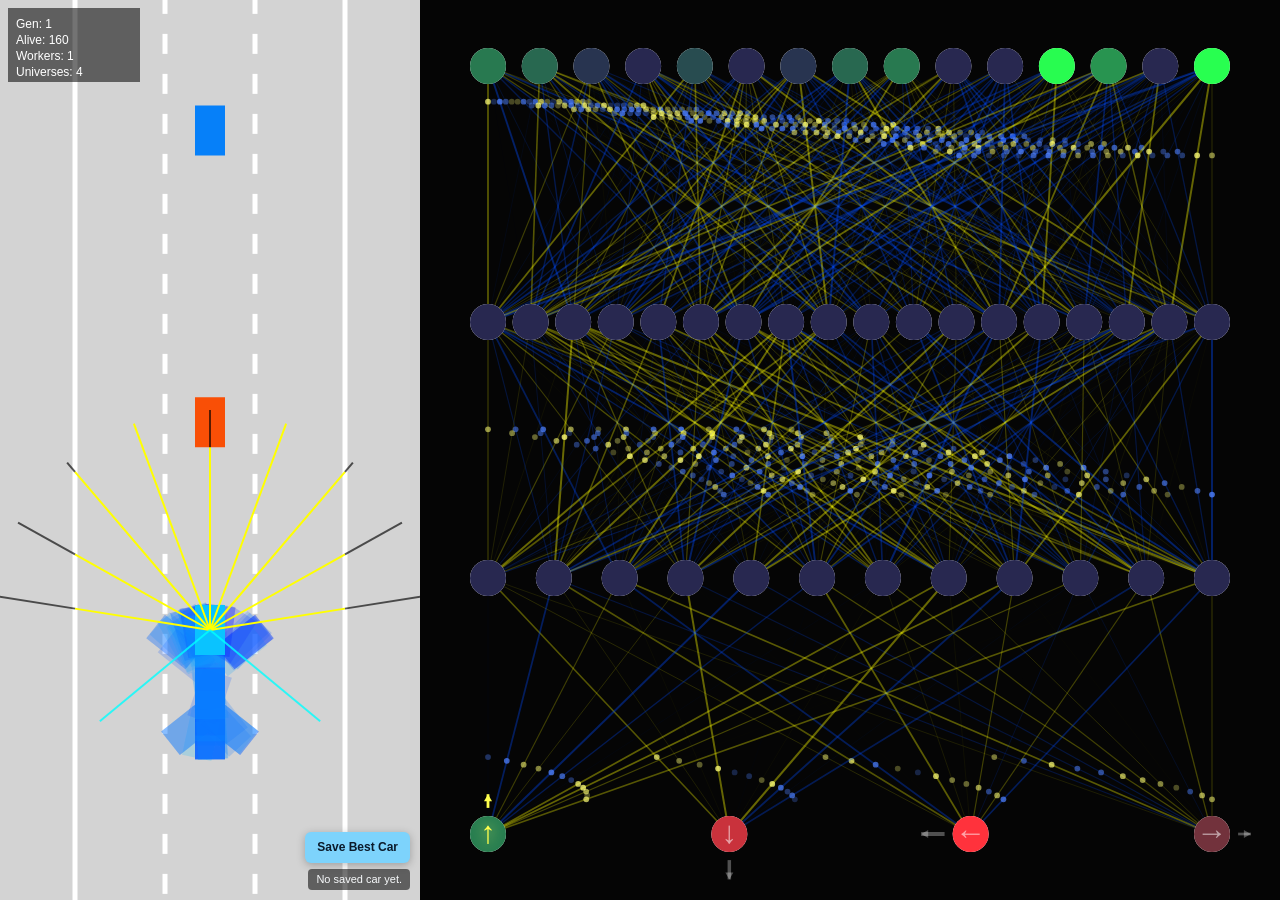
<file: src/index.html>
<!DOCTYPE html>
<html lang="en">
<head>
    <meta charset="UTF-8">
    <meta name="viewport" content="width=device-width, initial-scale=1.0">
    <title>Self Driving Car Using Neural Networks</title>
    <link rel="stylesheet" href="style.css?v=4">
</head>
<body>
    <div class="simulation-panel">
        <canvas id="carCanvas"></canvas>
        <div class="simulation-controls">
            <button id="saveBestCarBtn" type="button">Save Best Car</button>
            <span id="saveStatus" class="save-status" aria-live="polite"></span>
        </div>
    </div>
    <canvas id="networkCanvas"></canvas>
    <script src="utils.js?v=4"></script>
    <script src="network.js?v=4"></script>
    <script src="visualizer.js?v=4"></script>
    <script src="sensor.js?v=4"></script>
    <script src="road.js?v=4"></script>
    <script src="controls.js?v=4"></script>
    <script src="fitness.js?v=4"></script>
    <script src="car.js?v=4"></script>
    <script src="traffic.js?v=4"></script>
    <script src="main.js?v=4"></script>
</body>
</html>
</file>
<file: src/style.css>
body {
    margin: 0;
    background: darkgray;
    overflow: hidden;
    display: flex;
    min-height: 100vh;
}

canvas {
    display: block;
    height: 100vh;
}

.simulation-panel {
    position: relative;
    flex: 0 0 min(42vw, 420px);
    min-width: 280px;
    height: 100vh;
}

.simulation-controls {
    position: absolute;
    right: 10px;
    bottom: 10px;
    display: flex;
    flex-direction: column;
    align-items: flex-end;
    gap: 6px;
    z-index: 2;
}

#saveBestCarBtn {
    border: none;
    border-radius: 6px;
    padding: 8px 12px;
    font: 12px/1.2 sans-serif;
    font-weight: 600;
    color: #0b1a2a;
    background: #7dd3fc;
    cursor: pointer;
    box-shadow: 0 2px 8px rgba(0, 0, 0, 0.25);
}

#saveBestCarBtn:hover {
    background: #bae6fd;
}

#saveBestCarBtn:active {
    transform: translateY(1px);
}

.save-status {
    font: 11px/1.2 sans-serif;
    color: #f8fafc;
    background: rgba(0, 0, 0, 0.55);
    border-radius: 4px;
    padding: 4px 8px;
    max-width: 180px;
    text-align: right;
}

.save-status:empty {
    display: none;
}

#carCanvas {
    background: lightgray;
    width: 100%;
    height: 100%;
}

#networkCanvas {
    background: #050505;
    flex: 1 1 auto;
    min-width: 320px;
}

@media (max-width: 720px) {
    body {
        flex-direction: column;
    }

    canvas {
        width: 100vw;
    }

    #carCanvas {
        flex: 1 1 58vh;
        min-width: 0;
        height: 58vh;
    }

    .simulation-panel {
        flex: 1 1 58vh;
        min-width: 0;
        height: 58vh;
    }

    #networkCanvas {
        flex: 1 1 42vh;
        min-width: 0;
        height: 42vh;
    }
}
</file>
